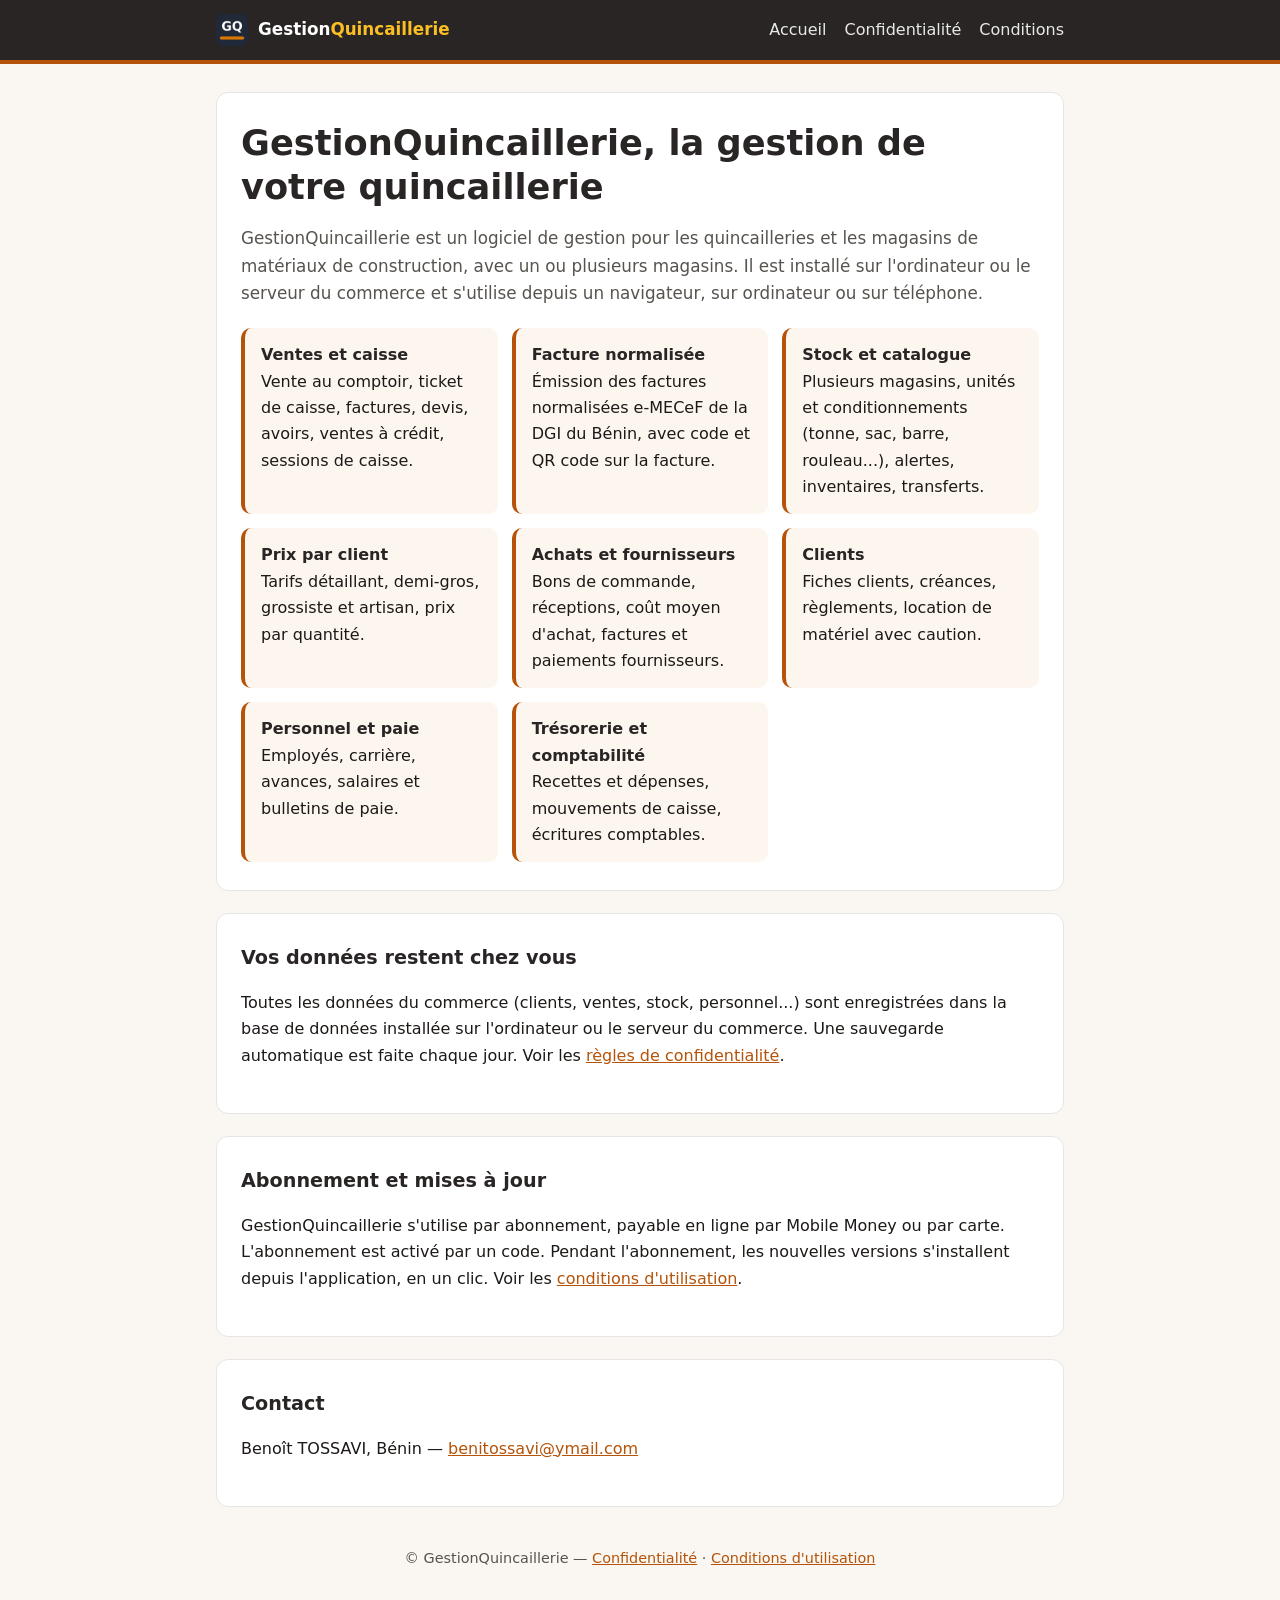
<file: index.html>
<!doctype html>
<html lang="fr">
<head>
<meta charset="utf-8">
<meta name="viewport" content="width=device-width, initial-scale=1">
<title>GestionQuincaillerie — logiciel de gestion de quincaillerie</title>
<meta name="description" content="Logiciel de gestion pour quincailleries et magasins de matériaux de construction au Bénin : ventes, stock, achats, caisse, personnel.">
<link rel="icon" href="favicon.ico" sizes="any">
<link rel="icon" type="image/png" href="favicon.png">
<link rel="apple-touch-icon" href="apple-touch-icon.png">
<link rel="stylesheet" href="style.css">
</head>
<body>
<header><div class="bloc">
  <a class="marque" href="index.html"><img src="logo.png" alt="">Gestion<span>Quincaillerie</span></a>
  <nav><a href="index.html">Accueil</a><a href="confidentialite.html">Confidentialité</a><a href="conditions.html">Conditions</a></nav>
</div></header>
<main>
  <div class="carte">
    <h1>GestionQuincaillerie, la gestion de votre quincaillerie</h1>
    <p class="accroche">GestionQuincaillerie est un logiciel de gestion pour les quincailleries et les magasins de
       matériaux de construction, avec un ou plusieurs magasins. Il est installé sur l'ordinateur ou le
       serveur du commerce et s'utilise depuis un navigateur, sur ordinateur ou sur téléphone.</p>
    <div class="grille">
      <div><b>Ventes et caisse</b><br>Vente au comptoir, ticket de caisse, factures, devis, avoirs,
           ventes à crédit, sessions de caisse.</div>
      <div><b>Facture normalisée</b><br>Émission des factures normalisées e-MECeF de la DGI du Bénin,
           avec code et QR code sur la facture.</div>
      <div><b>Stock et catalogue</b><br>Plusieurs magasins, unités et conditionnements (tonne, sac, barre,
           rouleau...), alertes, inventaires, transferts.</div>
      <div><b>Prix par client</b><br>Tarifs détaillant, demi-gros, grossiste et artisan, prix par quantité.</div>
      <div><b>Achats et fournisseurs</b><br>Bons de commande, réceptions, coût moyen d'achat, factures et
           paiements fournisseurs.</div>
      <div><b>Clients</b><br>Fiches clients, créances, règlements, location de matériel avec caution.</div>
      <div><b>Personnel et paie</b><br>Employés, carrière, avances, salaires et bulletins de paie.</div>
      <div><b>Trésorerie et comptabilité</b><br>Recettes et dépenses, mouvements de caisse, écritures comptables.</div>
    </div>
  </div>

  <div class="carte">
    <h2>Vos données restent chez vous</h2>
    <p>Toutes les données du commerce (clients, ventes, stock, personnel...) sont enregistrées dans la base de
       données installée sur l'ordinateur ou le serveur du commerce. Une sauvegarde automatique est faite
       chaque jour. Voir les <a href="confidentialite.html">règles de confidentialité</a>.</p>
  </div>

  <div class="carte">
    <h2>Abonnement et mises à jour</h2>
    <p>GestionQuincaillerie s'utilise par abonnement, payable en ligne par Mobile Money ou par carte.
       L'abonnement est activé par un code. Pendant l'abonnement, les nouvelles versions s'installent depuis
       l'application, en un clic. Voir les <a href="conditions.html">conditions d'utilisation</a>.</p>
  </div>

  <div class="carte">
    <h2>Contact</h2>
    <p>Benoît TOSSAVI, Bénin — <a href="mailto:benitossavi@ymail.com">benitossavi@ymail.com</a></p>
  </div>
</main>
<footer>© GestionQuincaillerie — <a href="confidentialite.html">Confidentialité</a> · <a href="conditions.html">Conditions d'utilisation</a></footer>
</body>
</html>
</file>
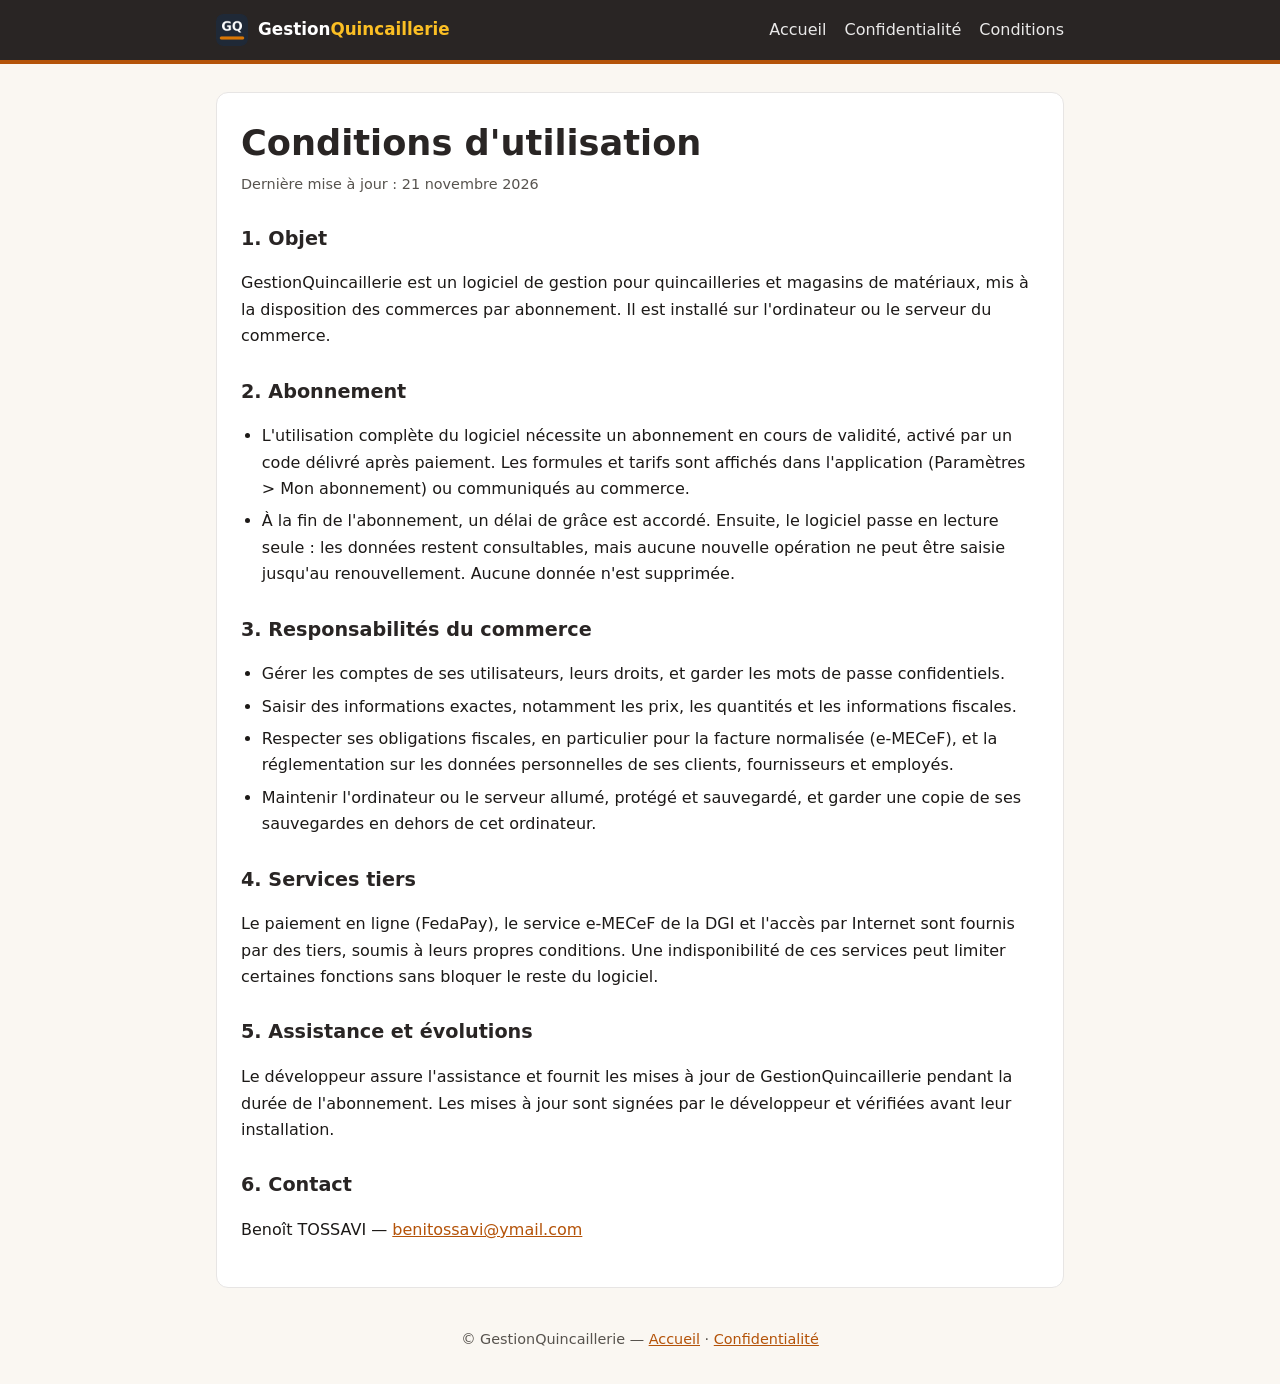
<file: conditions.html>
<!doctype html>
<html lang="fr">
<head>
<meta charset="utf-8">
<meta name="viewport" content="width=device-width, initial-scale=1">
<title>GestionQuincaillerie — Conditions d'utilisation</title>
<meta name="description" content="Conditions d'utilisation du logiciel GestionQuincaillerie.">
<link rel="icon" href="favicon.ico" sizes="any">
<link rel="icon" type="image/png" href="favicon.png">
<link rel="apple-touch-icon" href="apple-touch-icon.png">
<link rel="stylesheet" href="style.css">
</head>
<body>
<header><div class="bloc">
  <a class="marque" href="index.html"><img src="logo.png" alt="">Gestion<span>Quincaillerie</span></a>
  <nav><a href="index.html">Accueil</a><a href="confidentialite.html">Confidentialité</a><a href="conditions.html">Conditions</a></nav>
</div></header>
<main><div class="carte">
  <h1>Conditions d'utilisation</h1>
  <p class="maj">Dernière mise à jour : 21 novembre 2026</p>

  <h2>1. Objet</h2>
  <p>GestionQuincaillerie est un logiciel de gestion pour quincailleries et magasins de matériaux, mis à la
     disposition des commerces par abonnement. Il est installé sur l'ordinateur ou le serveur du commerce.</p>

  <h2>2. Abonnement</h2>
  <ul>
    <li>L'utilisation complète du logiciel nécessite un abonnement en cours de validité, activé par un code
        délivré après paiement. Les formules et tarifs sont affichés dans l'application
        (Paramètres &gt; Mon abonnement) ou communiqués au commerce.</li>
    <li>À la fin de l'abonnement, un délai de grâce est accordé. Ensuite, le logiciel passe en lecture seule :
        les données restent consultables, mais aucune nouvelle opération ne peut être saisie jusqu'au
        renouvellement. Aucune donnée n'est supprimée.</li>
  </ul>

  <h2>3. Responsabilités du commerce</h2>
  <ul>
    <li>Gérer les comptes de ses utilisateurs, leurs droits, et garder les mots de passe confidentiels.</li>
    <li>Saisir des informations exactes, notamment les prix, les quantités et les informations fiscales.</li>
    <li>Respecter ses obligations fiscales, en particulier pour la facture normalisée (e-MECeF), et la
        réglementation sur les données personnelles de ses clients, fournisseurs et employés.</li>
    <li>Maintenir l'ordinateur ou le serveur allumé, protégé et sauvegardé, et garder une copie de ses
        sauvegardes en dehors de cet ordinateur.</li>
  </ul>

  <h2>4. Services tiers</h2>
  <p>Le paiement en ligne (FedaPay), le service e-MECeF de la DGI et l'accès par Internet sont fournis par des
     tiers, soumis à leurs propres conditions. Une indisponibilité de ces services peut limiter certaines
     fonctions sans bloquer le reste du logiciel.</p>

  <h2>5. Assistance et évolutions</h2>
  <p>Le développeur assure l'assistance et fournit les mises à jour de GestionQuincaillerie pendant la durée
     de l'abonnement. Les mises à jour sont signées par le développeur et vérifiées avant leur installation.</p>

  <h2>6. Contact</h2>
  <p>Benoît TOSSAVI — <a href="mailto:benitossavi@ymail.com">benitossavi@ymail.com</a></p>
</div></main>
<footer>© GestionQuincaillerie — <a href="index.html">Accueil</a> · <a href="confidentialite.html">Confidentialité</a></footer>
</body>
</html>
</file>
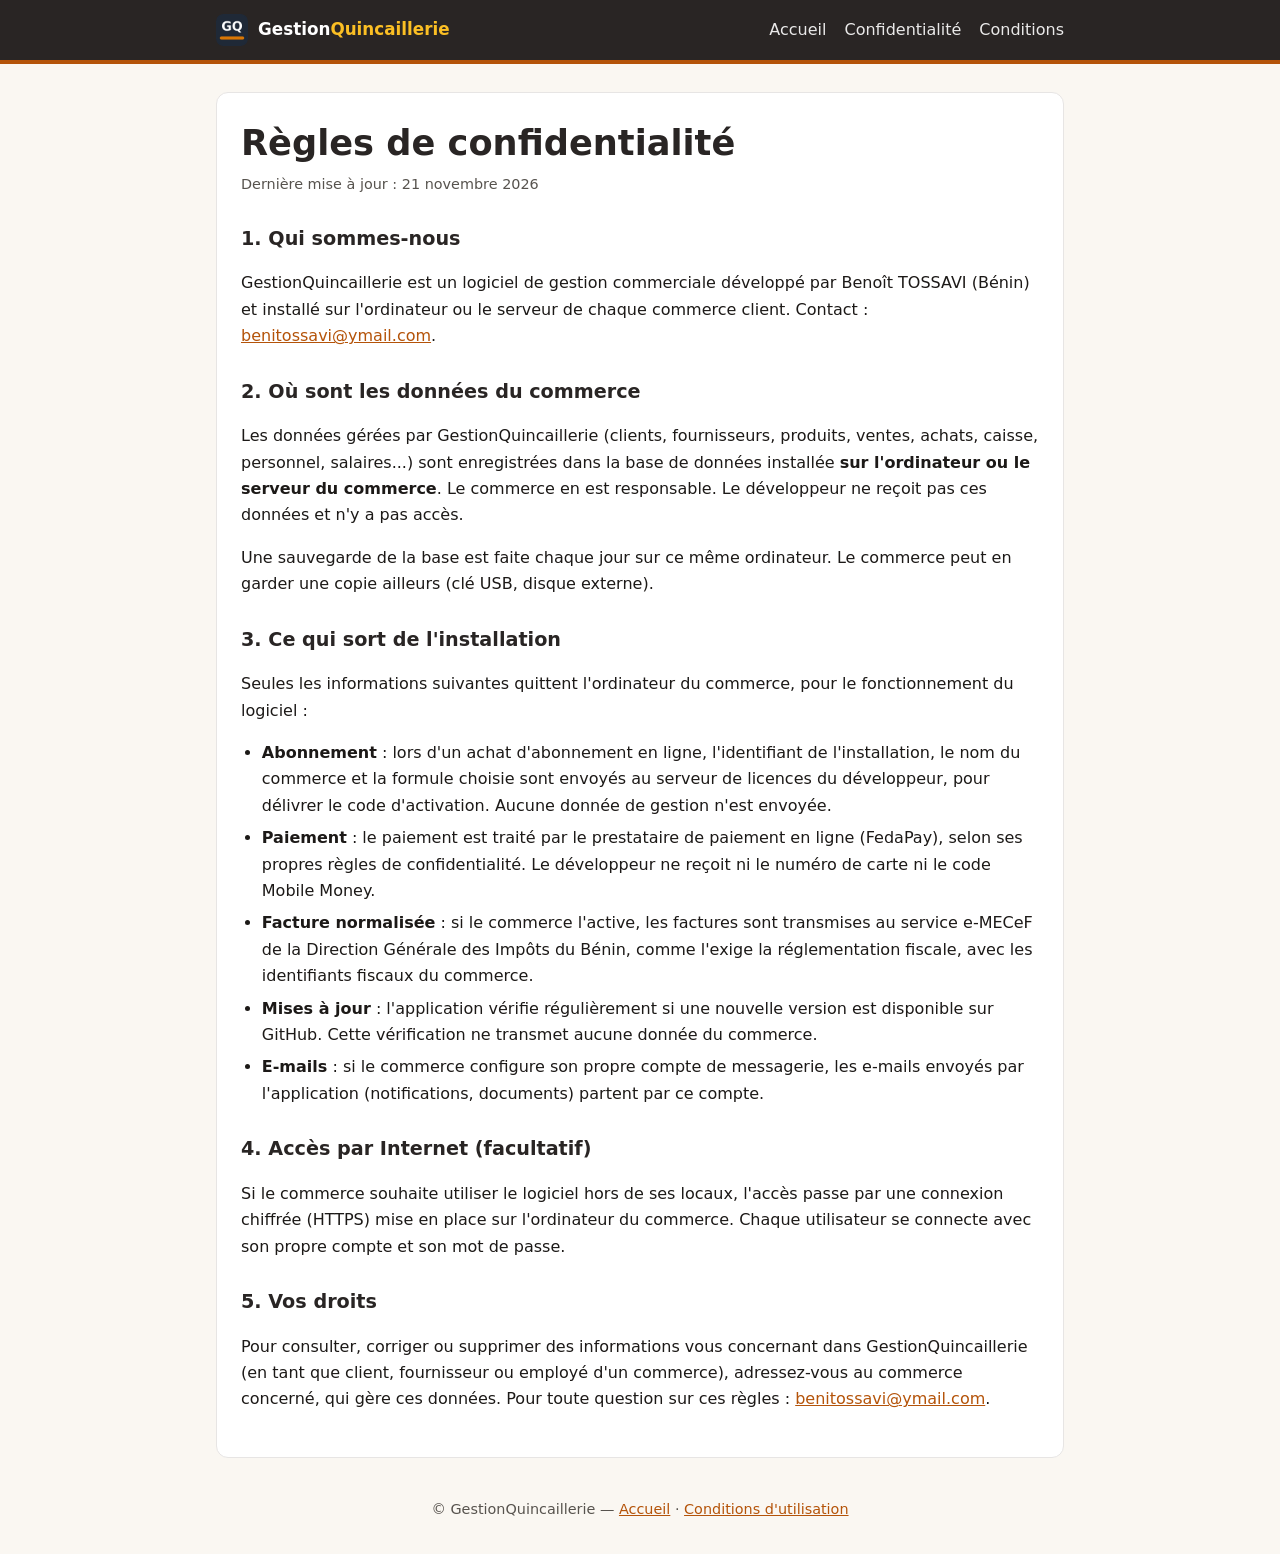
<file: confidentialite.html>
<!doctype html>
<html lang="fr">
<head>
<meta charset="utf-8">
<meta name="viewport" content="width=device-width, initial-scale=1">
<title>GestionQuincaillerie — Règles de confidentialité</title>
<meta name="description" content="Règles de confidentialité du logiciel GestionQuincaillerie.">
<link rel="icon" href="favicon.ico" sizes="any">
<link rel="icon" type="image/png" href="favicon.png">
<link rel="apple-touch-icon" href="apple-touch-icon.png">
<link rel="stylesheet" href="style.css">
</head>
<body>
<header><div class="bloc">
  <a class="marque" href="index.html"><img src="logo.png" alt="">Gestion<span>Quincaillerie</span></a>
  <nav><a href="index.html">Accueil</a><a href="confidentialite.html">Confidentialité</a><a href="conditions.html">Conditions</a></nav>
</div></header>
<main><div class="carte">
  <h1>Règles de confidentialité</h1>
  <p class="maj">Dernière mise à jour : 21 novembre 2026</p>

  <h2>1. Qui sommes-nous</h2>
  <p>GestionQuincaillerie est un logiciel de gestion commerciale développé par Benoît TOSSAVI (Bénin) et installé
     sur l'ordinateur ou le serveur de chaque commerce client. Contact :
     <a href="mailto:benitossavi@ymail.com">benitossavi@ymail.com</a>.</p>

  <h2>2. Où sont les données du commerce</h2>
  <p>Les données gérées par GestionQuincaillerie (clients, fournisseurs, produits, ventes, achats, caisse,
     personnel, salaires...) sont enregistrées dans la base de données installée <b>sur l'ordinateur ou le
     serveur du commerce</b>. Le commerce en est responsable. Le développeur ne reçoit pas ces données
     et n'y a pas accès.</p>
  <p>Une sauvegarde de la base est faite chaque jour sur ce même ordinateur. Le commerce peut en garder
     une copie ailleurs (clé USB, disque externe).</p>

  <h2>3. Ce qui sort de l'installation</h2>
  <p>Seules les informations suivantes quittent l'ordinateur du commerce, pour le fonctionnement du logiciel :</p>
  <ul>
    <li><b>Abonnement</b> : lors d'un achat d'abonnement en ligne, l'identifiant de l'installation, le nom du
        commerce et la formule choisie sont envoyés au serveur de licences du développeur, pour délivrer le
        code d'activation. Aucune donnée de gestion n'est envoyée.</li>
    <li><b>Paiement</b> : le paiement est traité par le prestataire de paiement en ligne (FedaPay), selon ses
        propres règles de confidentialité. Le développeur ne reçoit ni le numéro de carte ni le code Mobile Money.</li>
    <li><b>Facture normalisée</b> : si le commerce l'active, les factures sont transmises au service e-MECeF de la
        Direction Générale des Impôts du Bénin, comme l'exige la réglementation fiscale, avec les identifiants
        fiscaux du commerce.</li>
    <li><b>Mises à jour</b> : l'application vérifie régulièrement si une nouvelle version est disponible sur
        GitHub. Cette vérification ne transmet aucune donnée du commerce.</li>
    <li><b>E-mails</b> : si le commerce configure son propre compte de messagerie, les e-mails envoyés
        par l'application (notifications, documents) partent par ce compte.</li>
  </ul>

  <h2>4. Accès par Internet (facultatif)</h2>
  <p>Si le commerce souhaite utiliser le logiciel hors de ses locaux, l'accès passe par une connexion chiffrée
     (HTTPS) mise en place sur l'ordinateur du commerce. Chaque utilisateur se connecte avec son propre
     compte et son mot de passe.</p>

  <h2>5. Vos droits</h2>
  <p>Pour consulter, corriger ou supprimer des informations vous concernant dans GestionQuincaillerie
     (en tant que client, fournisseur ou employé d'un commerce), adressez-vous au commerce concerné,
     qui gère ces données. Pour toute question sur ces règles :
     <a href="mailto:benitossavi@ymail.com">benitossavi@ymail.com</a>.</p>
</div></main>
<footer>© GestionQuincaillerie — <a href="index.html">Accueil</a> · <a href="conditions.html">Conditions d'utilisation</a></footer>
</body>
</html>
</file>
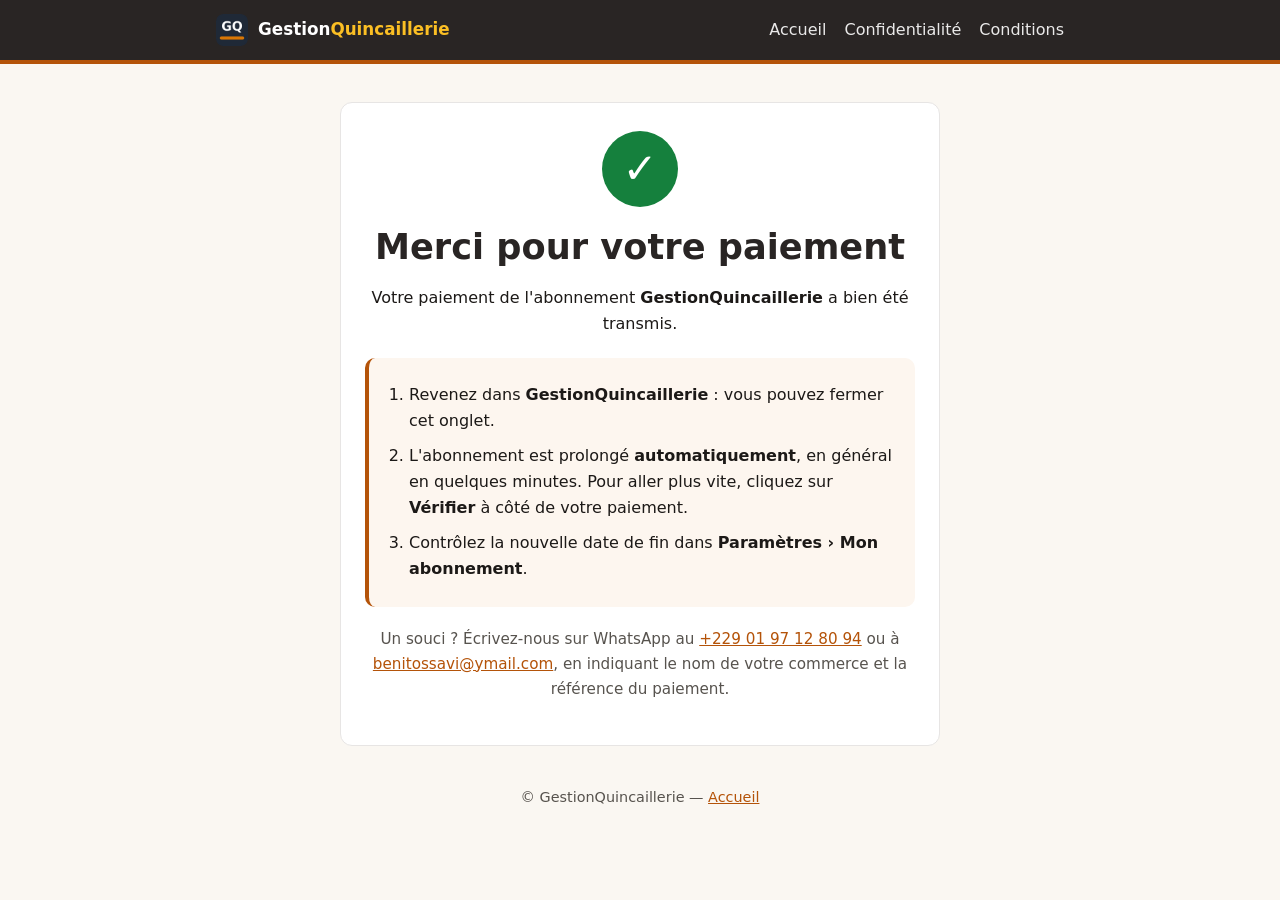
<file: merci.html>
<!doctype html>
<html lang="fr">
<head>
<meta charset="utf-8">
<meta name="viewport" content="width=device-width, initial-scale=1">
<title>Merci pour votre paiement — GestionQuincaillerie</title>
<meta name="robots" content="noindex">
<link rel="icon" href="favicon.ico" sizes="any">
<link rel="icon" type="image/png" href="favicon.png">
<link rel="apple-touch-icon" href="apple-touch-icon.png">
<link rel="stylesheet" href="style.css">
<style>
  .merci { max-width: 600px; margin: 10px auto 22px; text-align: center; }
  .coche {
    width: 76px; height: 76px; margin: 0 auto 18px; border-radius: 50%;
    background: #15803d; color: #fff; font-size: 42px; line-height: 76px;
  }
  .etapes { text-align: left; background: var(--tuile); border-left: 4px solid var(--primaire);
            border-radius: 10px; padding: 16px 20px 16px 40px; margin: 20px 0; }
  .etapes li { margin: 8px 0; }
  .note { color: var(--discret); font-size: .95rem; }
</style>
</head>
<body>
<header><div class="bloc">
  <a class="marque" href="index.html"><img src="logo.png" alt="">Gestion<span>Quincaillerie</span></a>
  <nav><a href="index.html">Accueil</a><a href="confidentialite.html">Confidentialité</a><a href="conditions.html">Conditions</a></nav>
</div></header>
<main>
  <div class="carte merci">
    <div class="coche" aria-hidden="true">&#10003;</div>
    <h1>Merci pour votre paiement</h1>
    <p>Votre paiement de l'abonnement <strong>GestionQuincaillerie</strong> a bien été transmis.</p>
    <ol class="etapes">
      <li>Revenez dans <strong>GestionQuincaillerie</strong> : vous pouvez fermer cet onglet.</li>
      <li>L'abonnement est prolongé <strong>automatiquement</strong>, en général en quelques minutes.
          Pour aller plus vite, cliquez sur <strong>Vérifier</strong> à côté de votre paiement.</li>
      <li>Contrôlez la nouvelle date de fin dans <strong>Paramètres › Mon abonnement</strong>.</li>
    </ol>
    <p class="note">Un souci ? Écrivez-nous sur WhatsApp au <a href="https://wa.me/2290197128094">+229 01 97 12 80 94</a>
       ou à <a href="mailto:benitossavi@ymail.com">benitossavi@ymail.com</a>, en indiquant le nom de votre commerce
       et la référence du paiement.</p>
  </div>
</main>
<footer>© GestionQuincaillerie — <a href="index.html">Accueil</a></footer>
</body>
</html>
</file>
<file: style.css>
/* Site public GestionQuincaillerie (GitHub Pages) */
:root {
    --primaire: #b45309;
    --primaire-fonce: #78350f;
    --entete: #292524;
    --fond: #faf7f2;
    --carte: #ffffff;
    --tuile: #fdf6ef;
    --texte: #1c1917;
    --discret: #57534e;
    --bordure: #e7e5e4;
}
* { box-sizing: border-box; }
html { -webkit-text-size-adjust: 100%; }
body {
    margin: 0;
    background: var(--fond);
    color: var(--texte);
    font: 16px/1.65 "Segoe UI", system-ui, -apple-system, Roboto, Arial, sans-serif;
}
a { color: var(--primaire); }
a:hover { color: var(--primaire-fonce); }

header { background: var(--entete); border-bottom: 4px solid var(--primaire); }
header .bloc {
    max-width: 880px; margin: 0 auto; padding: 14px 16px;
    display: flex; align-items: center; justify-content: space-between; gap: 12px; flex-wrap: wrap;
}
header a { color: #fff; text-decoration: none; }
header .marque { font-weight: 700; font-size: 1.05rem; display: inline-flex; align-items: center; }
header .marque img { width: 32px; height: 32px; border-radius: 7px; margin-right: 10px; }
header .marque span { color: #fbbf24; }
header nav { display: flex; gap: 18px; flex-wrap: wrap; }
header nav a { opacity: .9; }
header nav a:hover { opacity: 1; color: #fbbf24; }

main { max-width: 880px; margin: 0 auto; padding: 28px 16px 8px; }
.carte {
    background: var(--carte); border: 1px solid var(--bordure); border-radius: 12px;
    padding: 28px 24px; margin-bottom: 22px;
}
h1 { font-size: clamp(1.6rem, 4vw, 2.2rem); line-height: 1.25; margin: 0 0 16px; color: var(--entete); }
h2 { font-size: 1.2rem; margin: 26px 0 8px; color: var(--entete); }
.carte > h2:first-child { margin-top: 0; }
.accroche { font-size: 1.05rem; color: var(--discret); margin-top: 0; }
.maj { color: var(--discret); font-size: .9rem; margin-top: -8px; }

.grille { display: grid; grid-template-columns: repeat(auto-fill, minmax(230px, 1fr)); gap: 14px; margin-top: 20px; }
.grille > div { background: var(--tuile); border-radius: 10px; padding: 14px 16px; border-left: 4px solid var(--primaire); }
.grille b { color: var(--entete); }

ul { padding-left: 1.3rem; }
li { margin-bottom: 6px; }

footer { text-align: center; color: var(--discret); font-size: .9rem; padding: 10px 16px 32px; }
</file>
